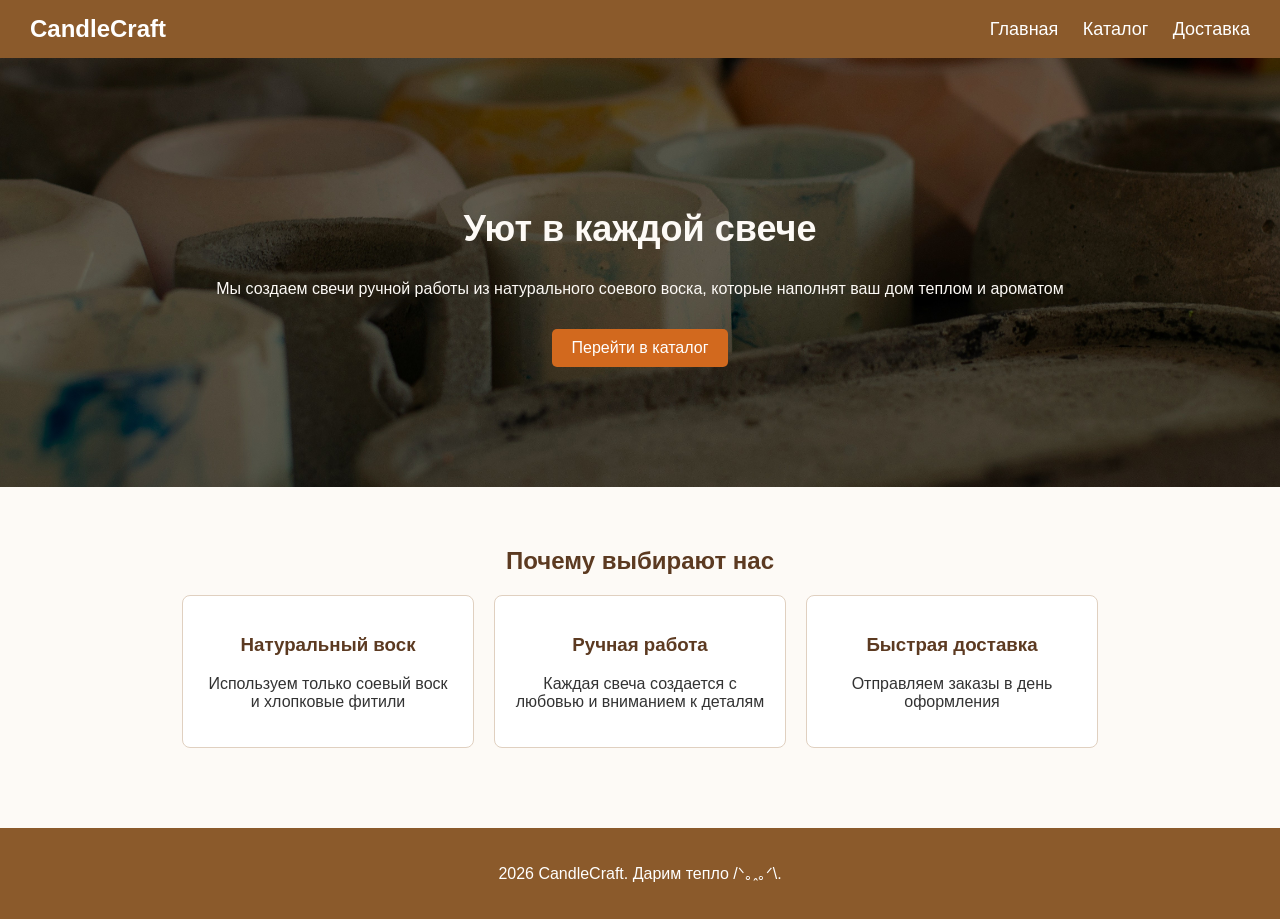
<file: lab2/index.html>
<!DOCTYPE html>
<html lang="ru">
<head>
    <meta charset="UTF-8">
    <title>Главная | CandleCraft</title>
    <link rel="stylesheet" href="css/style.css">
</head>
<body>

    <header id="main-header">
        <div class="logo">CandleCraft</div>
        <nav>
            <a href="index.html">Главная</a>
            <a href="catalog.html">Каталог</a>
            <a href="delivery.html">Доставка</a>
        </nav>
    </header>

    <main>
        <section class="hero">
            <h1>Уют в каждой свече</h1>
            <p>Мы создаем свечи ручной работы из натурального соевого воска, которые наполнят ваш дом теплом и ароматом</p>
            <a href="catalog.html" class="btn">Перейти в каталог</a>
        </section>

        <section class="features">
            <h2>Почему выбирают нас</h2>
            <div class="features-grid">
                <div class="feature-item">
                    <h3>Натуральный воск</h3>
                    <p>Используем только соевый воск и хлопковые фитили</p>
                </div>
                <div class="feature-item">
                    <h3>Ручная работа</h3>
                    <p>Каждая свеча создается с любовью и вниманием к деталям</p>
                </div>
                <div class="feature-item">
                    <h3>Быстрая доставка</h3>
                    <p>Отправляем заказы в день оформления</p>
                </div>
            </div>
        </section>
    </main>

    <footer>
        <p>2026 CandleCraft. Дарим тепло  /ᐠ｡ꞈ｡ᐟ\.</p>
    </footer>

</body>
</html>
</file>
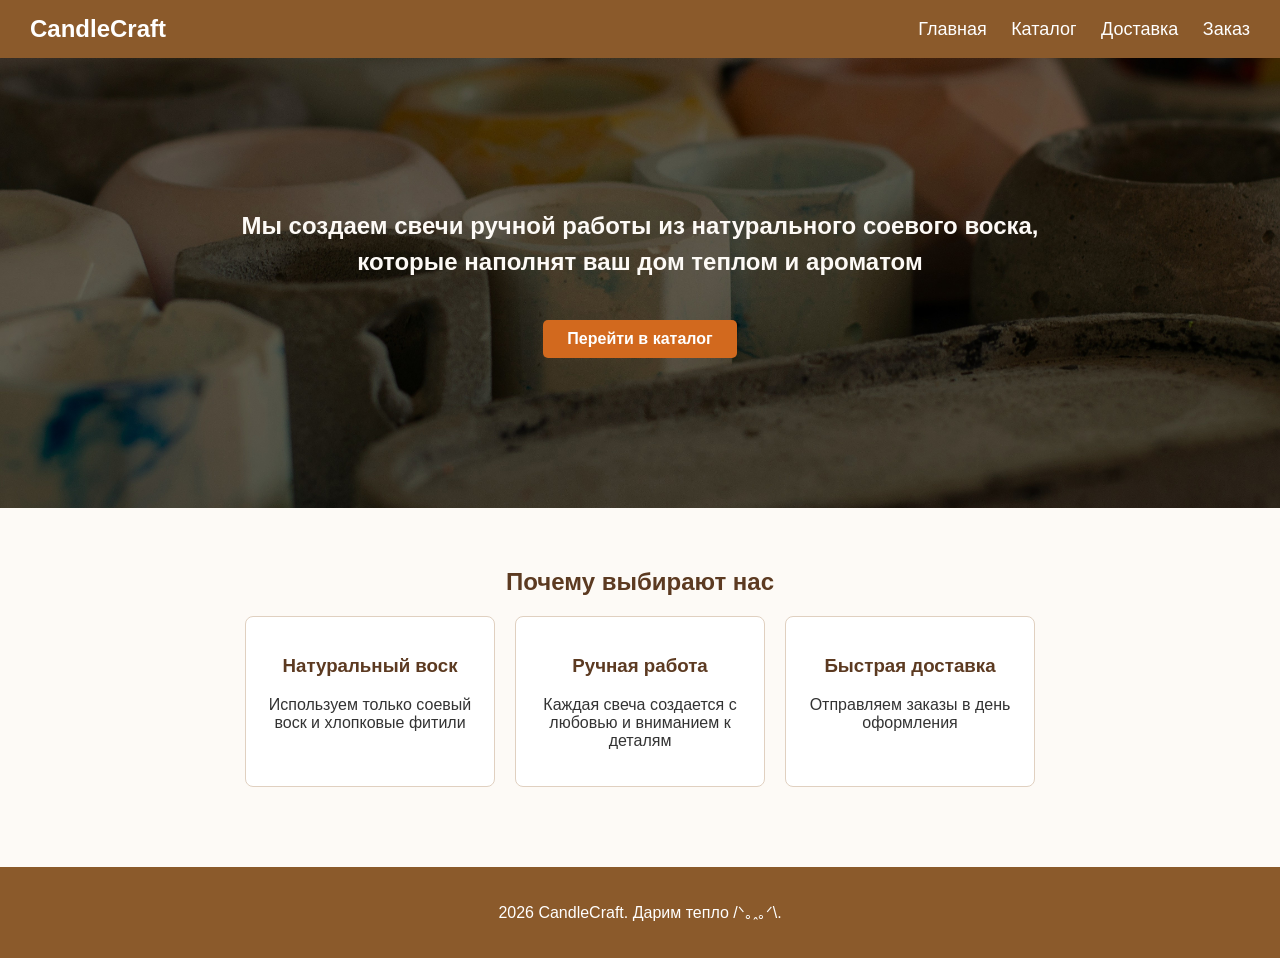
<file: lab4/index.html>
<!DOCTYPE html>
<html lang="ru">
<head>
    <meta charset="UTF-8">
    <title>Главная | CandleCraft</title>
    <link rel="stylesheet" href="css/style.css">
</head>
<body>

    <header class="header">
        <div class="header__logo">CandleCraft</div>
        <nav class="header__nav">
            <a href="index.html">Главная</a>
            <a href="catalog.html">Каталог</a>
            <a href="delivery.html">Доставка</a>
            <a href="contact.html">Заказ</a>
        </nav>
    </header>

    <main>
        <section class="hero">
            <h1 class="hero__title">
            <p>Мы создаем свечи ручной работы из натурального соевого воска, которые наполнят ваш дом теплом и ароматом</p>
            <a href="catalog.html" class="btn">Перейти в каталог</a>
        </section>

        <section class="features">
            <h2>Почему выбирают нас</h2>
            <div class="features__grid">
                <div class="feature-item">
                    <h3>Натуральный воск</h3>
                    <p>Используем только соевый воск и хлопковые фитили</p>
                </div>
                <div class="feature-item">
                    <h3>Ручная работа</h3>
                    <p>Каждая свеча создается с любовью и вниманием к деталям</p>
                </div>
                <div class="feature-item">
                    <h3>Быстрая доставка</h3>
                    <p>Отправляем заказы в день оформления</p>
                </div>
            </div>
        </section>
    </main>

    <footer class="footer">
        <p>2026 CandleCraft. Дарим тепло  /ᐠ｡ꞈ｡ᐟ\.</p>
    </footer>

</body>
</html>
</file>
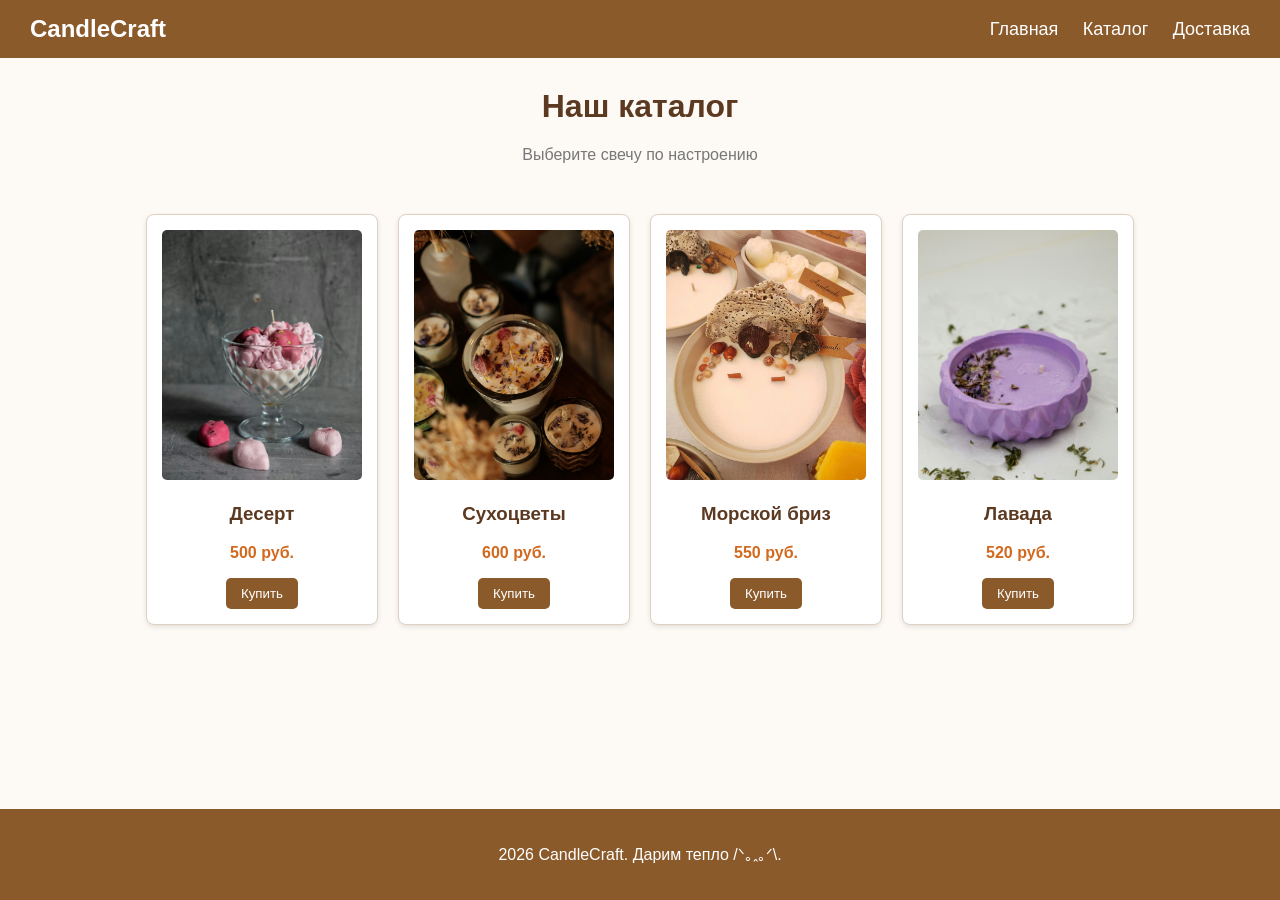
<file: lab2/catalog.html>
<!DOCTYPE html>
<html lang="ru">
<head>
    <meta charset="UTF-8">
    <title>Каталог | CandleCraft</title>
    <link rel="stylesheet" href="css/style.css">
</head>
<body>

    <header id="main-header">
        <div class="logo">CandleCraft</div>
        <nav>
            <a href="index.html">Главная</a>
            <a href="catalog.html">Каталог</a>
            <a href="delivery.html">Доставка</a>
        </nav>
    </header>

    <main>
        <h1 class="page-title">Наш каталог</h1>
        <p class="page-subtitle">Выберите свечу по настроению</p>

        <div class="product-grid">
            <div class="product-card">
                <img src="images/candle1.jpg" alt="Свеча с ароматом ванили - Десерт">
                <h3>Десерт</h3>
                <p class="price">500 руб.</p>
                <button class="buy-btn">Купить</button>
            </div>
            <div class="product-card">
                <img src="images/candle2.jpg" alt="Свеча с ароматом шалфея - Сухоцветы">
                <h3>Сухоцветы</h3>
                <p class="price">600 руб.</p>
                <button class="buy-btn">Купить</button>
            </div>
            <div class="product-card">
                <img src="images/candle3.jpg" alt="Свеча с ароматом бергамота и морской соли - Морской бриз">
                <h3>Морской бриз</h3>
                <p class="price">550 руб.</p>
                <button class="buy-btn">Купить</button>
            </div>
            <div class="product-card">
                <img src="images/candle4.jpg" alt="Свеча с ароматом лаванды - Лаванда">
                <h3>Лавада</h3>
                <p class="price">520 руб.</p>
                <button class="buy-btn">Купить</button>
            </div>
        </div>
    </main>

    <footer>
        <p>2026 CandleCraft. Дарим тепло  /ᐠ｡ꞈ｡ᐟ\.</p>
    </footer>

</body>
</html>
</file>
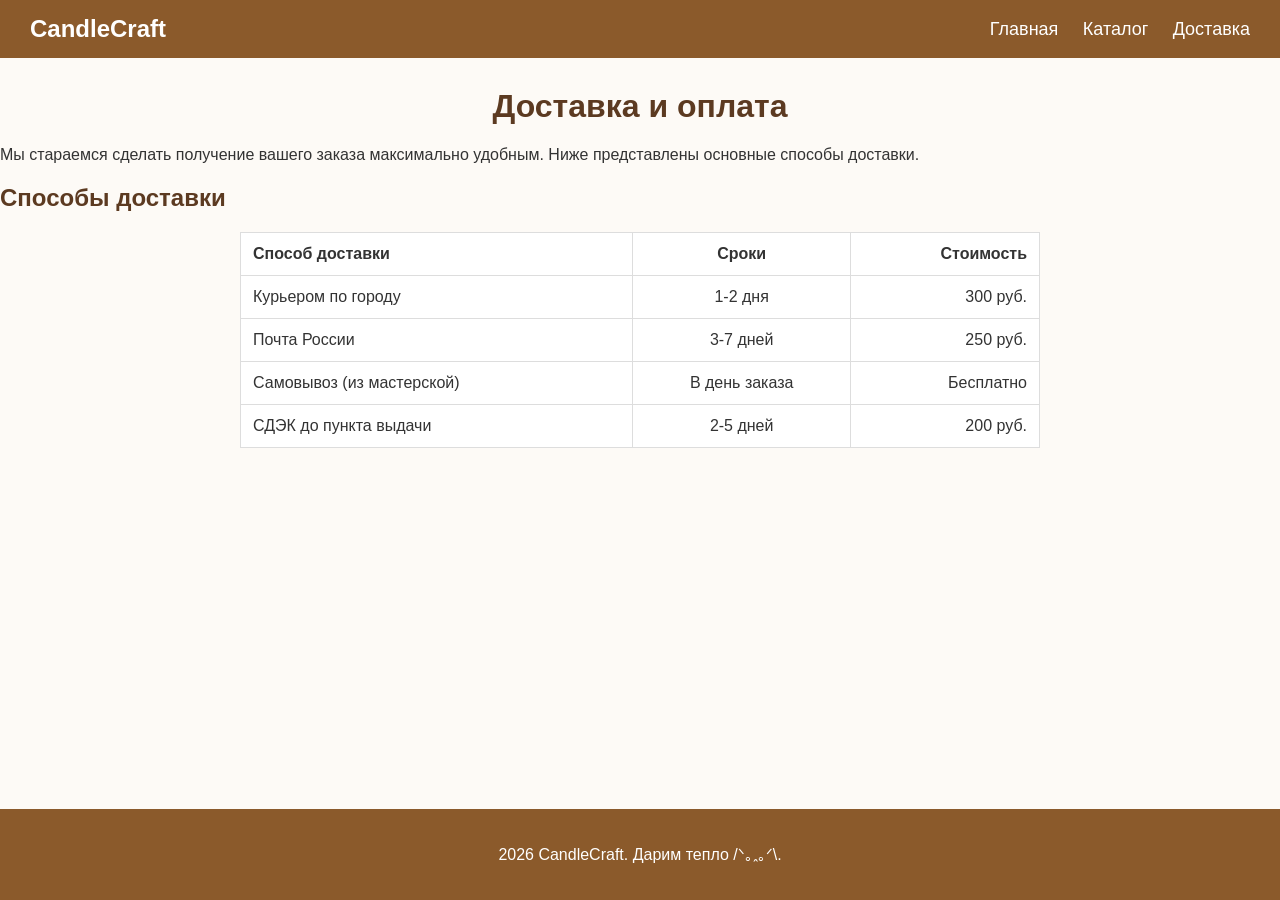
<file: lab2/delivery.html>
<!DOCTYPE html>
<html lang="ru">
<head>
    <meta charset="UTF-8">
    <title>Доставка и оплата | CandleCraft</title>
    <link rel="stylesheet" href="css/style.css">
</head>
<body>

    <header id="main-header">
        <div class="logo">CandleCraft</div>
        <nav>
            <a href="index.html">Главная</a>
            <a href="catalog.html">Каталог</a>
            <a href="delivery.html">Доставка</a>
        </nav>
    </header>

    <main>
        <h1 class="page-title">Доставка и оплата</h1>
        <p>Мы стараемся сделать получение вашего заказа максимально удобным. Ниже представлены основные способы доставки.</p>

        <h2>Способы доставки</h2>
        <table class="delivery-table">
            <thead>
                <tr>
                    <th>Способ доставки</th>
                    <th>Сроки</th>
                    <th>Стоимость</th>
                </tr>
            </thead>
            <tbody>
                <tr>
                    <td>Курьером по городу</td>
                    <td>1-2 дня</td>
                    <td>300 руб.</td>
                </tr>
                <tr>
                    <td>Почта России</td>
                    <td>3-7 дней</td>
                    <td>250 руб.</td>
                </tr>
                <tr>
                    <td>Самовывоз (из мастерской)</td>
                    <td>В день заказа</td>
                    <td>Бесплатно</td>
                </tr>
                <tr>
                    <td>СДЭК до пункта выдачи</td>
                    <td>2-5 дней</td>
                    <td>200 руб.</td>
                </tr>
            </tbody>
        </table>
    </main>

    <footer>
        <p>2026 CandleCraft. Дарим тепло  /ᐠ｡ꞈ｡ᐟ\.</p>
    </footer>

</body>
</html>
</file>
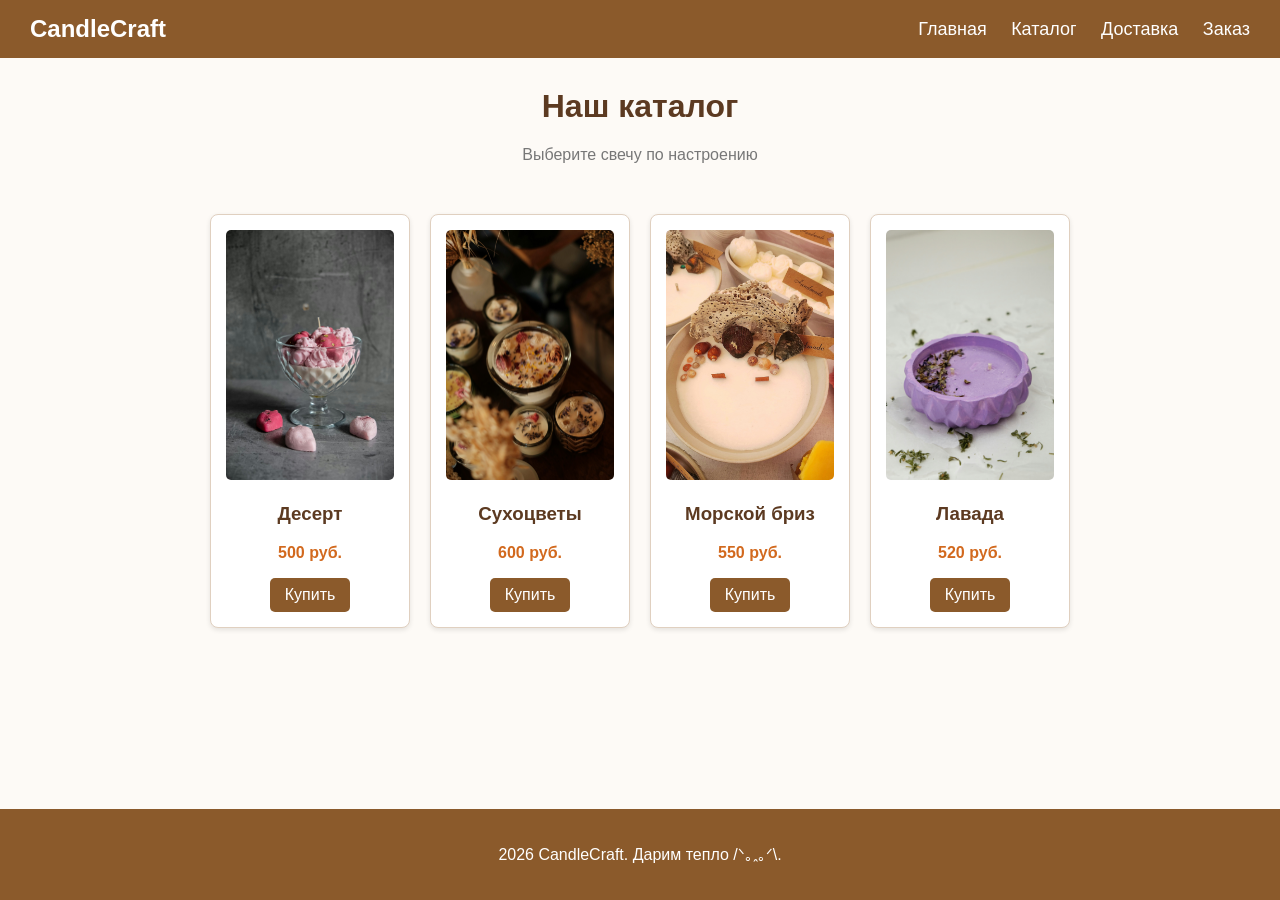
<file: lab4/catalog.html>
<!DOCTYPE html>
<html lang="ru">
<head>
    <meta charset="UTF-8">
    <title>Каталог | CandleCraft</title>
    <link rel="stylesheet" href="css/style.css">
</head>
<body>

    <header class="header">
        <div class="header__logo">CandleCraft</div>
        <nav class="header__nav">
            <a href="index.html">Главная</a>
            <a href="catalog.html">Каталог</a>
            <a href="delivery.html">Доставка</a>
            <a href="contact.html">Заказ</a>
        </nav>
    </header>

    <main>
        <h1 class="page-title">Наш каталог</h1>
        <p class="page-subtitle">Выберите свечу по настроению</p>

        <div class="product-grid">
            <div class="product-card">
                <img class="product-card__img" src="images/candle1.jpg" alt="Свеча с ароматом ванили - Десерт">
                <h3>Десерт</h3>
                <p class="product-card__price">500 руб.</p>
                <a href="contact.html" class="product-card__btn">Купить</a>
            </div>
            <div class="product-card">
                <img class="product-card__img" src="images/candle2.jpg" alt="Свеча с ароматом шалфея - Сухоцветы">
                <h3>Сухоцветы</h3>
                <p class="product-card__price">600 руб.</p>
                <a href="contact.html" class="product-card__btn">Купить</a>
            </div>
            <div class="product-card">
                <img class="product-card__img" src="images/candle3.jpg" alt="Свеча с ароматом бергамота и морской соли - Морской бриз">
                <h3>Морской бриз</h3>
                <p class="product-card__price">550 руб.</p>
                <a href="contact.html" class="product-card__btn">Купить</a>
            </div>
            <div class="product-card">
                <img class="product-card__img" src="images/candle4.jpg" alt="Свеча с ароматом лаванды - Лаванда">
                <h3>Лавада</h3>
                <p class="product-card__price">520 руб.</p>
                <a href="contact.html" class="product-card__btn">Купить</a>
            </div>
        </div>
    </main>

    <footer class="footer">
        <p>2026 CandleCraft. Дарим тепло  /ᐠ｡ꞈ｡ᐟ\.</p>
    </footer>

</body>
</html>
</file>
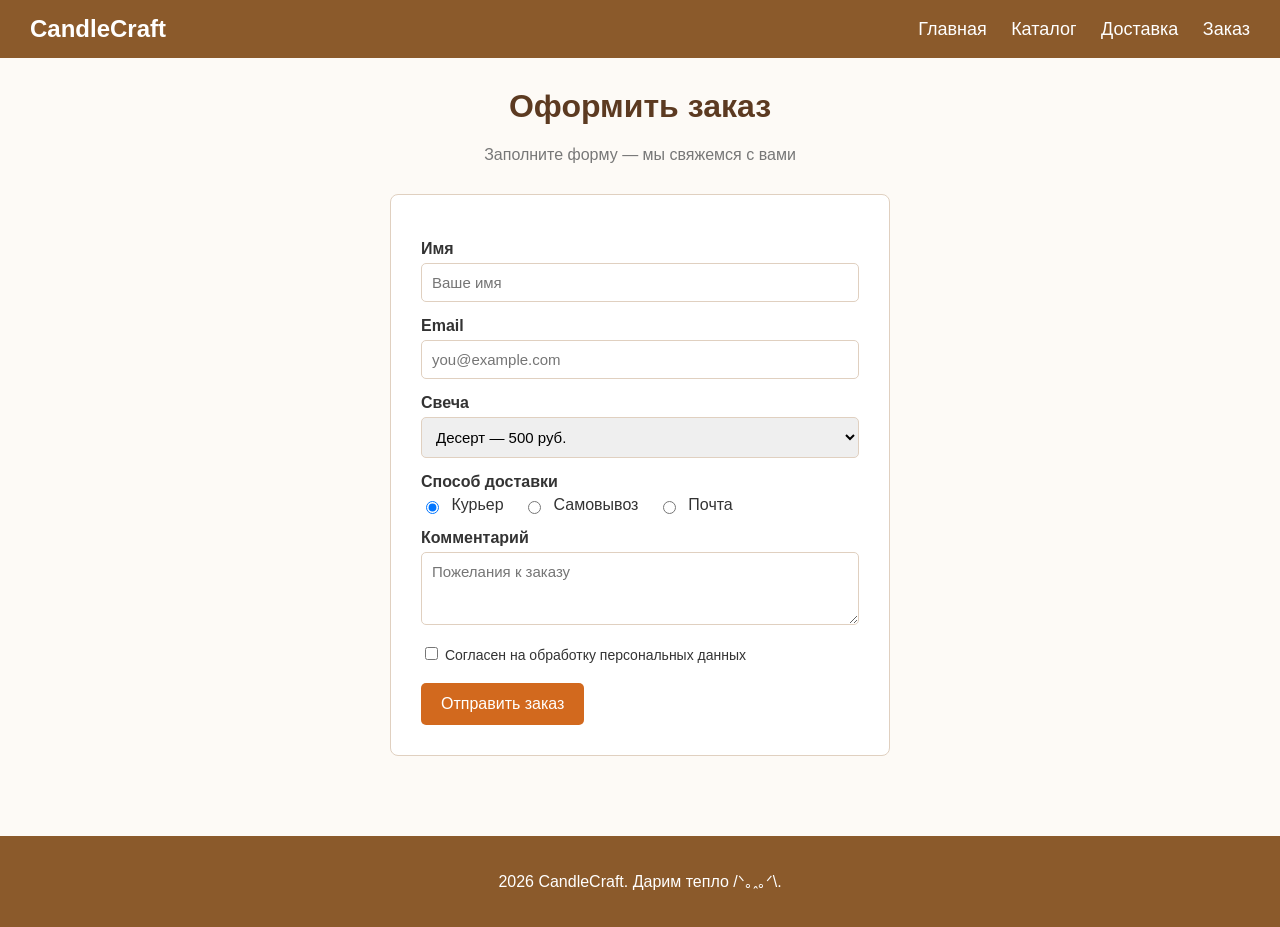
<file: lab4/contact.html>
<!DOCTYPE html>
<html lang="ru">
<head>
    <meta charset="UTF-8">
    <title>Оформить заказ | CandleCraft</title>
    <link rel="stylesheet" href="css/style.css">
</head>
<body>
    <header class="header">
        <div class="header__logo">CandleCraft</div>
        <nav class="header__nav">
            <a href="index.html">Главная</a>
            <a href="catalog.html">Каталог</a>
            <a href="delivery.html">Доставка</a>
            <a href="contact.html">Заказ</a>
        </nav>
    </header>

    <main>
        <h1 class="page-title">Оформить заказ</h1>
        <p class="page-subtitle">Заполните форму — мы свяжемся с вами</p>

        <form class="form" id="order-form">
            <label class="form__label" for="name">Имя</label>
            <input class="form__input" type="text" id="name" placeholder="Ваше имя">

            <label class="form__label" for="email">Email</label>
            <input class="form__input" type="email" id="email" placeholder="you@example.com">

            <label class="form__label" for="candle">Свеча</label>
            <select class="form__select" id="candle">
                <option value="Десерт">Десерт — 500 руб.</option>
                <option value="Сухоцветы">Сухоцветы — 600 руб.</option>
                <option value="Морской бриз">Морской бриз — 550 руб.</option>
                <option value="Лаванда">Лаванда — 520 руб.</option>
            </select>

            <span class="form__label">Способ доставки</span>
            <label class="form__label-radio"><input class="form__radio" type="radio" name="delivery" value="Курьер" checked> Курьер</label>
            <label class="form__label-radio"><input class="form__radio" type="radio" name="delivery" value="Самовывоз"> Самовывоз</label>
            <label class="form__label-radio"><input class="form__radio" type="radio" name="delivery" value="Почта"> Почта</label>

            <label class="form__label" for="comment">Комментарий</label>
            <textarea class="form__textarea" id="comment" rows="3" placeholder="Пожелания к заказу"></textarea>

            <div class="form__checkbox-row">
                <input type="checkbox" id="agree">
                <label for="agree">Согласен на обработку персональных данных</label>
            </div>

            <button class="form__submit" type="submit">Отправить заказ</button>
        </form>
    </main>

    <footer class="footer">
        <p>2026 CandleCraft. Дарим тепло  /ᐠ｡ꞈ｡ᐟ\.</p>
    </footer>

    <script src="js/script.js"></script>
</body>
</html>
</file>
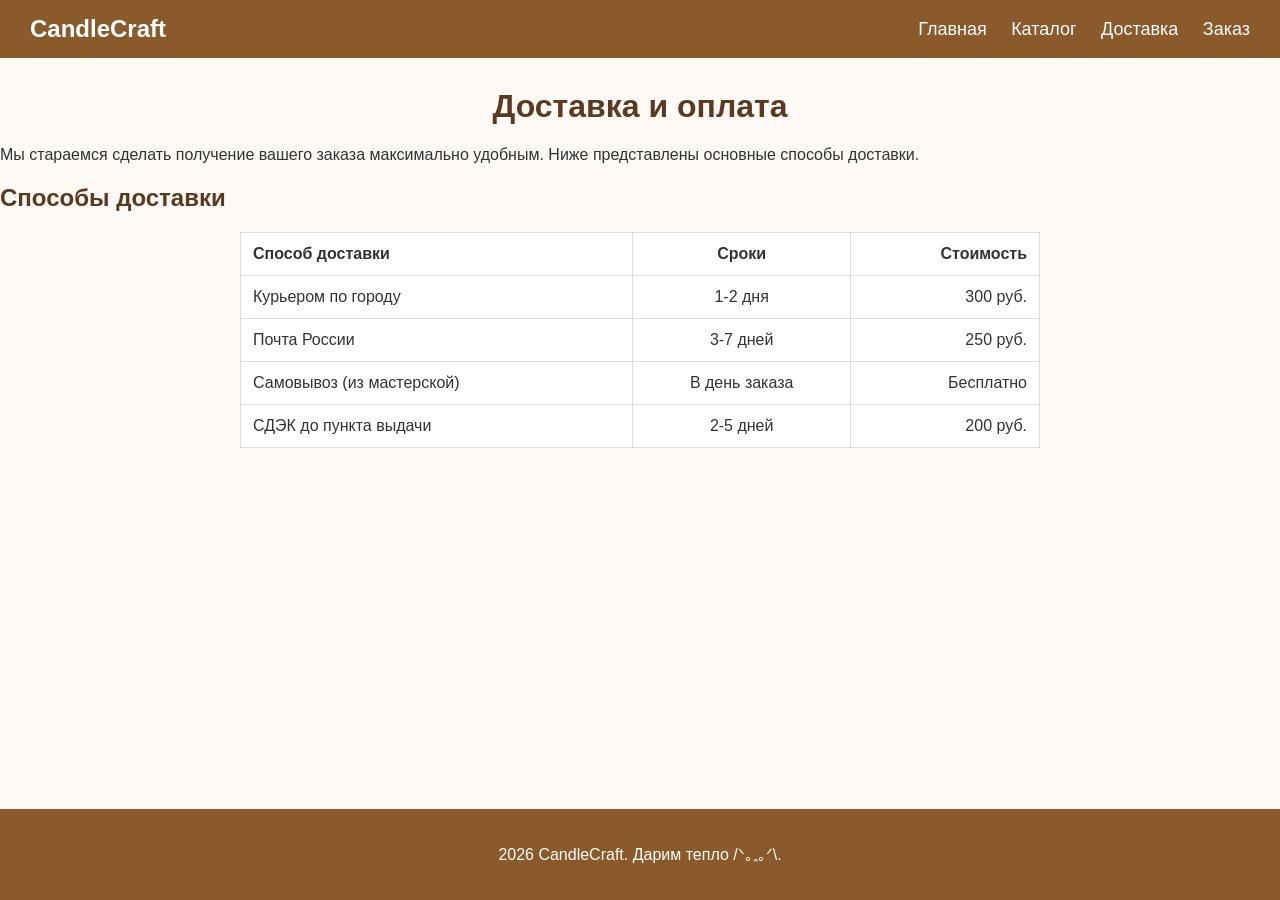
<file: lab4/delivery.html>
<!DOCTYPE html>
<html lang="ru">
<head>
    <meta charset="UTF-8">
    <title>Доставка и оплата | CandleCraft</title>
    <link rel="stylesheet" href="css/style.css">
</head>
<body>

    <header class="header">
        <div class="header__logo">CandleCraft</div>
        <nav class="header__nav">
            <a href="index.html">Главная</a>
            <a href="catalog.html">Каталог</a>
            <a href="delivery.html">Доставка</a>
            <a href="contact.html">Заказ</a>
        </nav>
    </header>

    <main>
        <h1 class="page-title">Доставка и оплата</h1>
        <p>Мы стараемся сделать получение вашего заказа максимально удобным. Ниже представлены основные способы доставки.</p>

        <h2>Способы доставки</h2>
        <table class="delivery-table">
            <thead>
                <tr>
                    <th>Способ доставки</th>
                    <th>Сроки</th>
                    <th>Стоимость</th>
                </tr>
            </thead>
            <tbody>
                <tr>
                    <td>Курьером по городу</td>
                    <td>1-2 дня</td>
                    <td>300 руб.</td>
                </tr>
                <tr>
                    <td>Почта России</td>
                    <td>3-7 дней</td>
                    <td>250 руб.</td>
                </tr>
                <tr>
                    <td>Самовывоз (из мастерской)</td>
                    <td>В день заказа</td>
                    <td>Бесплатно</td>
                </tr>
                <tr>
                    <td>СДЭК до пункта выдачи</td>
                    <td>2-5 дней</td>
                    <td>200 руб.</td>
                </tr>
            </tbody>
        </table>
    </main>

    <footer class="footer">
        <p>2026 CandleCraft. Дарим тепло  /ᐠ｡ꞈ｡ᐟ\.</p>
    </footer>

</body>
</html>
</file>
<file: lab2/css/style.css>
body {
    font-family: Arial, sans-serif;
    margin: 0;
    padding: 0;
    background-color: #fdfaf6;
    color: #333333;
    display: flex;
    flex-direction: column;
    min-height: 100vh;
}
main {
    flex: 1; 
}
h1, h2, h3 {
    color: #5c3a21;
}

#main-header {
    background-color: #8b5a2b;
    color: white;
    padding: 15px 30px;
    display: flex;
    justify-content: space-between;
    align-items: center;
}

#main-header .logo {
    font-size: 24px;
    font-weight: bold;
}

nav a {
    color: white;
    text-decoration: none;
    margin-left: 20px;
    font-size: 18px;
}

nav a:hover {
    text-decoration: underline;
}

.hero {
    text-align: center;
    padding: 120px 20px;
    background-color: #f4e1d2;
    background-image: url('../images/hero-bg.jpg');
    background-size: cover;
    background-position: center;
    color: #fdfaf6; 
}

.hero h1 {
    font-size: 36px;
    color: #fdfaf6;
}

.btn {
    display: inline-block;
    background-color: #d2691e;
    color: white;
    padding: 10px 20px;
    text-decoration: none;
    border-radius: 5px;
    margin-top: 15px;
}

.features {
    text-align: center;
    padding: 40px 20px;
}

.features-grid {
    display: flex;
    justify-content: center;
    gap: 20px;
    margin-top: 20px;
}

.feature-item {
    background: white;
    border: 1px solid #e0d0c0;
    border-radius: 8px;
    padding: 20px;
    width: 250px;
}

.page-title {
    text-align: center;
    margin-top: 30px;
}

.page-subtitle {
    text-align: center;
    color: #777;
    margin-bottom: 30px;
}

.product-grid {
    display: flex;
    flex-wrap: wrap;
    justify-content: center;
    gap: 20px;
    padding: 20px;
}

.product-card {
    background: white;
    border: 1px solid #e0d0c0;
    border-radius: 8px;
    padding: 15px;
    width: 200px;
    text-align: center;
    box-shadow: 0 2px 5px rgba(0,0,0,0.1);
}

.product-card img {
    width: 100%;
    height: 250px;
    object-fit: cover;
    border-radius: 5px;
}

.price {
    font-weight: bold;
    color: #d2691e;
}

.buy-btn {
    background-color: #8b5a2b;
    color: white;
    border: none;
    padding: 8px 15px;
    border-radius: 5px;
    cursor: pointer;
}

.delivery-table {
    width: 100%;
    max-width: 800px;
    margin: 20px auto;
    border-collapse: collapse;
    background: white;
}

.delivery-table th, .delivery-table td {
    border: 1px solid #ddd;
    padding: 12px;
}

.delivery-table th:nth-child(1), 
.delivery-table td:nth-child(1) {
    text-align: left;
}

.delivery-table th:nth-child(2), 
.delivery-table td:nth-child(2) {
    text-align: center;
}

.delivery-table th:nth-child(3), 
.delivery-table td:nth-child(3) {
    text-align: right;
}

footer {
    text-align: center;
    padding: 20px;
    background-color: #8b5a2b;
    color: white;
    margin-top: 40px;
}
</file>
<file: lab4/css/style.css>
:root {
    --bg: #fdfaf6;
    --text: #333333;
    --muted: #777777;
    --heading: #5c3a21;
    --brown: #8b5a2b;
    --brown-dark: #6e451f;
    --orange: #d2691e;
    --light: #f4e1d2;
    --white: #ffffff;
    --line: #e0d0c0;
    --gray-line: #dddddd;
}

* {
    box-sizing: border-box;
}

body {
    font-family: Arial, sans-serif;
    margin: 0;
    padding: 0;
    background-color: var(--bg);
    color: var(--text);
    display: flex;
    flex-direction: column;
    min-height: 100vh;
}

main {
    flex: 1;
}

h1, h2, h3 {
    color: var(--heading);
}

.header {
    background-color: var(--brown);
    color: var(--white);
    padding: 15px 30px;
    display: flex;
    justify-content: space-between;
    align-items: center;
}

.header__logo {
    font-size: 24px;
    font-weight: bold;
}

.header__nav a {
    color: var(--white);
    text-decoration: none;
    margin-left: 20px;
    font-size: 18px;
}

.header__nav a:hover {
    text-decoration: underline;
}

.hero {
    text-align: center;
    padding: 120px 20px;
    background-color: var(--light);
    background-image: url('../images/hero-bg.jpg');
    background-size: cover;
    background-position: center;
    color: var(--bg);
}

.hero__title {
    font-size: 36px;
    color: var(--bg);
    animation: fadeIn 1.5s ease;
}

@keyframes fadeIn {
    from { opacity: 0; transform: translateY(-20px); }
    to   { opacity: 1; transform: translateY(0); }
}

.hero p {
    font-size: 24px;
    max-width: 800px;
    margin: 15px auto 25px;
    line-height: 1.5;
}

.hero .btn {
    font-size: 16px;
    padding: 10px 24px;
}

.btn {
    display: inline-block;
    background-color: var(--orange);
    color: var(--white);
    padding: 10px 20px;
    text-decoration: none;
    border-radius: 5px;
    margin-top: 15px;
}

.features {
    text-align: center;
    padding: 40px 20px;
}

.features__grid {
    display: flex;
    justify-content: center;
    gap: 20px;
    margin-top: 20px;
}

.feature-item {
    background: var(--white);
    border: 1px solid var(--line);
    border-radius: 8px;
    padding: 20px;
    width: 250px;
}

.page-title {
    text-align: center;
    margin-top: 30px;
}

.page-subtitle {
    text-align: center;
    color: var(--muted);
    margin-bottom: 30px;
}

.product-grid {
    display: grid;
    grid-template-columns: repeat(4, 200px);
    justify-content: center;
    gap: 20px;
    padding: 20px;
}

.product-card {
    background: var(--white);
    border: 1px solid var(--line);
    border-radius: 8px;
    padding: 15px;
    width: 200px;
    text-align: center;
    box-shadow: 0 2px 5px rgba(0, 0, 0, 0.1);
}

.product-card__img {
    width: 100%;
    height: 250px;
    object-fit: cover;
    border-radius: 5px;
}

.product-card__price {
    font-weight: bold;
    color: var(--orange);
}

.product-card__btn {
    background-color: var(--brown);
    color: var(--white);
    border: none;
    padding: 8px 15px;
    border-radius: 5px;
    cursor: pointer;
    display: inline-block;
    text-decoration: none;
}

.delivery-table {
    width: 100%;
    max-width: 800px;
    margin: 20px auto;
    border-collapse: collapse;
    background: var(--white);
}

.delivery-table th,
.delivery-table td {
    border: 1px solid var(--gray-line);
    padding: 12px;
}

.delivery-table th:nth-child(1),
.delivery-table td:nth-child(1) { text-align: left; }

.delivery-table th:nth-child(2),
.delivery-table td:nth-child(2) { text-align: center; }

.delivery-table th:nth-child(3),
.delivery-table td:nth-child(3) { text-align: right; }

.form {
    max-width: 500px;
    margin: 0 auto 40px;
    background: var(--white);
    border: 1px solid var(--line);
    border-radius: 8px;
    padding: 30px;
}

.form__label {
    display: block;
    margin-top: 15px;
    margin-bottom: 5px;
    font-weight: bold;
}

.form__input,
.form__select,
.form__textarea {
    width: 100%;
    padding: 10px;
    border: 1px solid var(--line);
    border-radius: 5px;
    font-size: 15px;
    font-family: inherit;
}

.form__radio {
    margin-right: 8px;
    vertical-align: middle;
}

.form__label-radio {
    margin-right: 15px;
    cursor: pointer;
}

.form__checkbox-row {
    margin-top: 15px;
    font-size: 14px;
}

.form__submit {
    margin-top: 20px;
    background-color: var(--orange);
    color: var(--white);
    border: none;
    padding: 12px 20px;
    border-radius: 5px;
    font-size: 16px;
    cursor: pointer;
}

.footer {
    text-align: center;
    padding: 20px;
    background-color: var(--brown);
    color: var(--white);
    margin-top: 40px;
}
</file>
